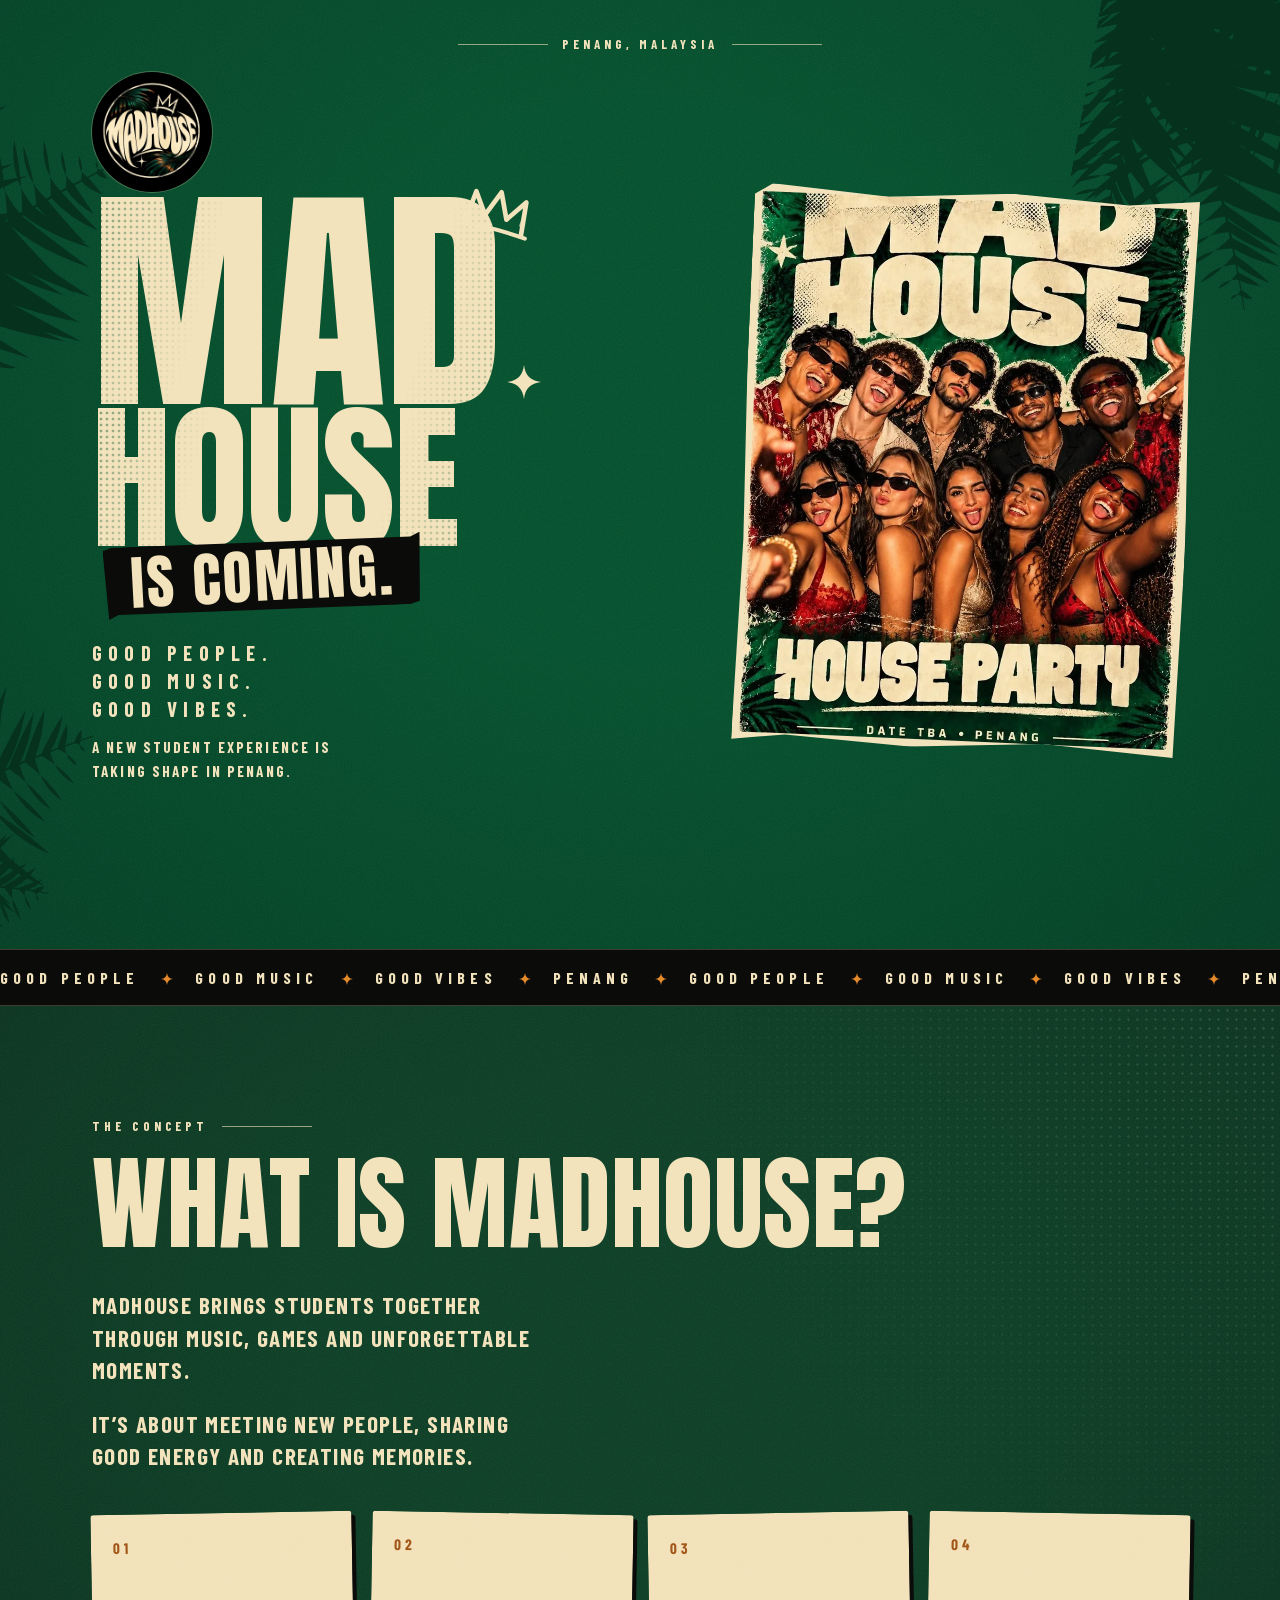
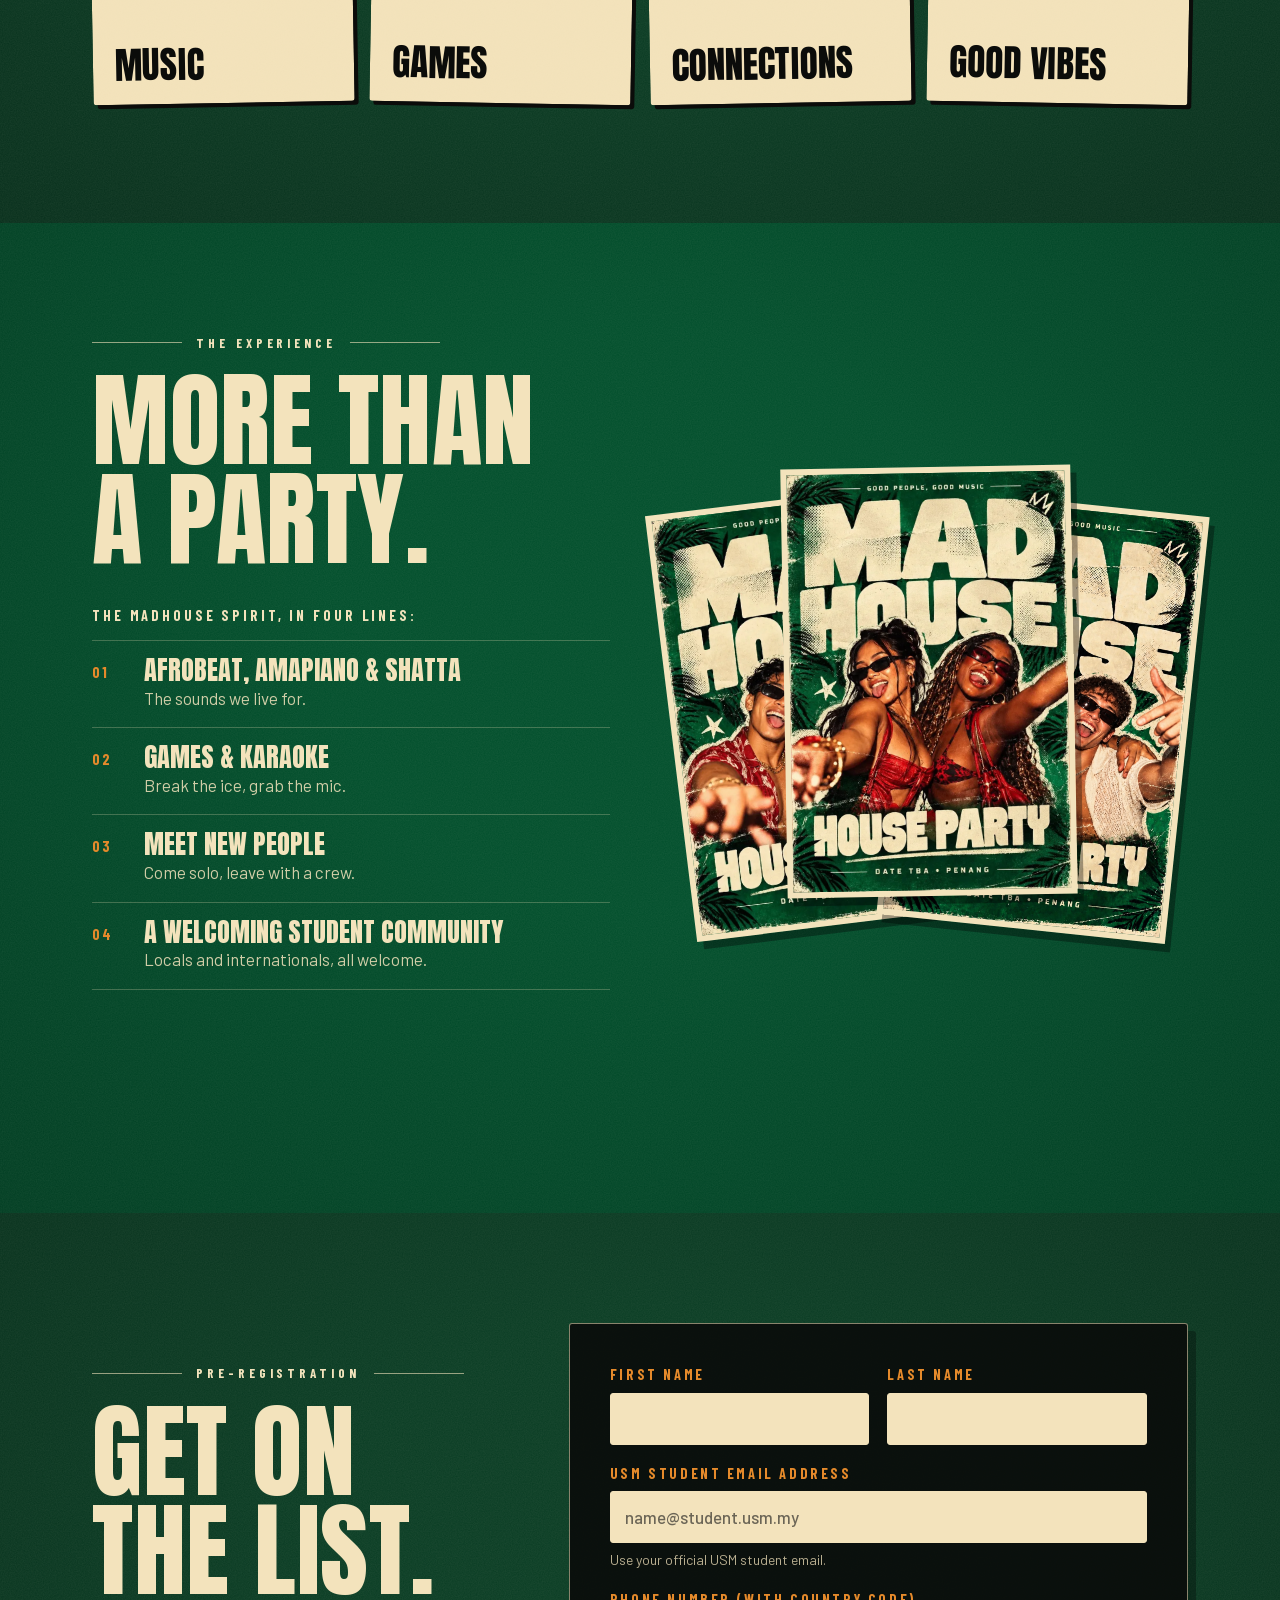
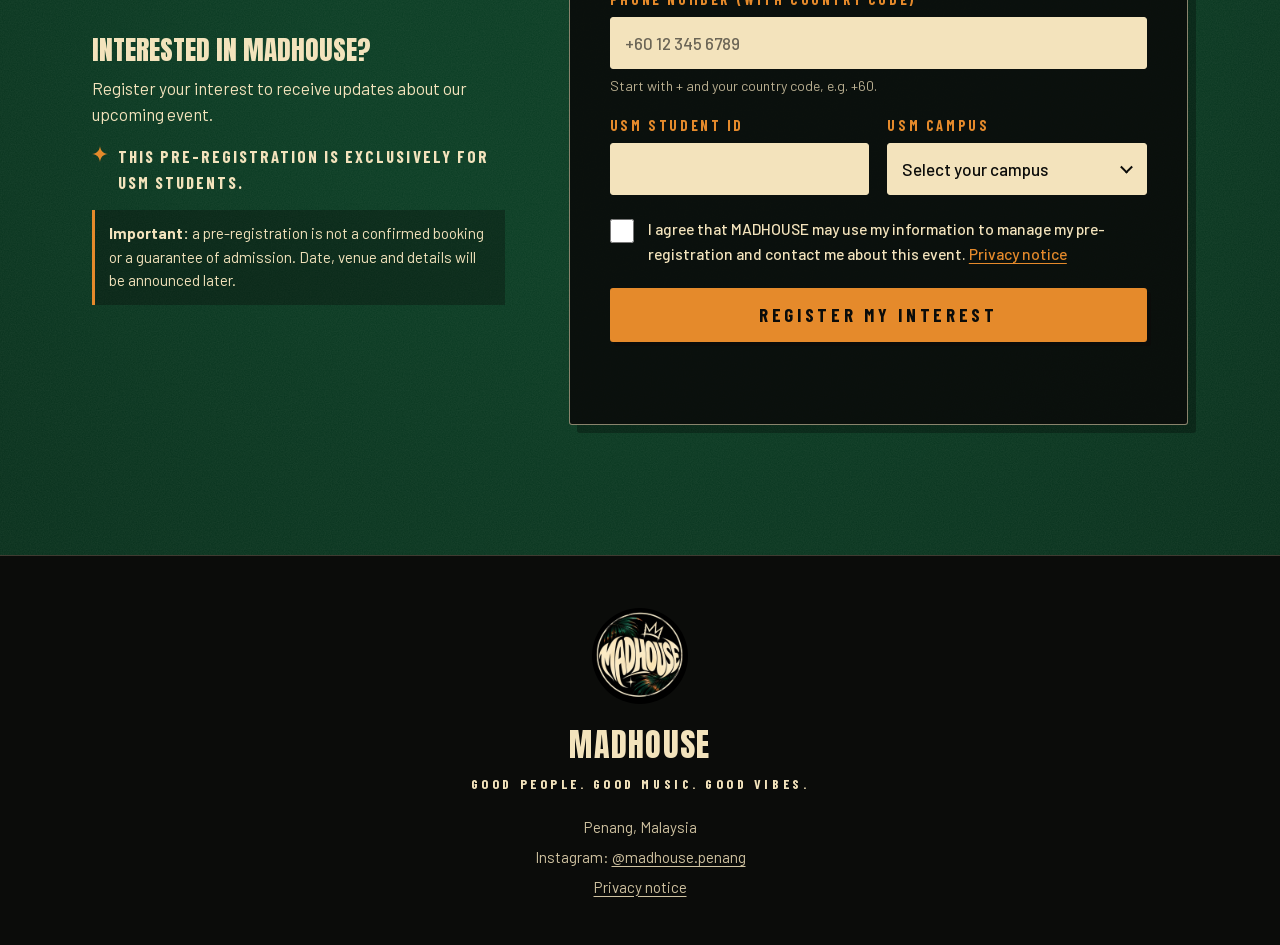
<file: index.html>
<!doctype html>
<html lang="en">
<head>
  <meta charset="utf-8">
  <meta name="viewport" content="width=device-width, initial-scale=1, viewport-fit=cover">
  <title>MADHOUSE — Good People. Good Music. Good Vibes. | Penang</title>
  <meta name="description" content="MADHOUSE is a student house party concept in Penang, Malaysia: Afrobeat, Amapiano, Shatta, games, karaoke and new connections. USM students can pre-register their interest.">
  <meta name="theme-color" content="#014F2C">

  <!-- Social sharing -->
  <meta property="og:type" content="website">
  <meta property="og:site_name" content="MADHOUSE">
  <meta property="og:title" content="MADHOUSE is coming — Penang">
  <meta property="og:description" content="Good people. Good music. Good vibes. A new student experience is taking shape in Penang. USM students: get on the list.">
  <meta property="og:image" content="https://guillomouass.github.io/Madhouse/assets/og-image.jpg">
  <meta property="og:image:width" content="1200">
  <meta property="og:image:height" content="630">
  <meta name="twitter:card" content="summary_large_image">
  <meta name="twitter:image" content="https://guillomouass.github.io/Madhouse/assets/og-image.jpg">
  <link rel="canonical" href="https://guillomouass.github.io/Madhouse/">

  <link rel="icon" type="image/png" sizes="32x32" href="assets/favicon-32.png">
  <link rel="apple-touch-icon" href="assets/icon-180.png">

  <link rel="preload" href="assets/fonts/anton-400.woff2" as="font" type="font/woff2" crossorigin>
  <link rel="preload" href="assets/fonts/barlow-condensed-700.woff2" as="font" type="font/woff2" crossorigin>
  <link rel="stylesheet" href="style.css">
  <script>
    /* Prépare les animations d'apparition avant le premier affichage (évite un clignotement).
       Filet de sécurité : si script.js ne se charge pas, tout redevient visible. */
    if (matchMedia('(prefers-reduced-motion: no-preference)').matches && 'IntersectionObserver' in window) {
      document.documentElement.classList.add('js-motion');
      setTimeout(function () { if (!window.MADHOUSE_READY) document.documentElement.classList.remove('js-motion'); }, 2500);
    }
  </script>
  <script src="script.js" defer></script>
</head>
<body>
  <a class="skip-link" href="#register">Skip to pre-registration</a>

  <!-- Reusable brand marks (drawn to match the flyers) -->
  <svg class="sprite" aria-hidden="true" focusable="false">
    <symbol id="star" viewBox="0 0 24 24">
      <path d="M12 0c.9 7.4 4.6 11.1 12 12-7.4.9-11.1 4.6-12 12-.9-7.4-4.6-11.1-12-12C7.4 11.1 11.1 7.4 12 0z"/>
    </symbol>
    <symbol id="crown" viewBox="0 0 64 44">
      <path d="M6 37 9.5 7.5 22 26 31.5 3 41.5 25.5 55 6.5 57.5 37" fill="none" stroke="currentColor" stroke-width="4.2" stroke-linecap="round" stroke-linejoin="round"/>
      <path d="M3 38.5c14-2.4 37-2.6 58.5-.6" fill="none" stroke="currentColor" stroke-width="3.6" stroke-linecap="round"/>
      <path d="M10 30.5 9 21M54.5 28l1-9" stroke="currentColor" stroke-width="1.6" stroke-linecap="round" opacity=".6"/>
    </symbol>
  </svg>

  <main>
    <!-- ============ A. HERO ============ -->
    <header class="hero section-green" id="top">
      <div class="palms" aria-hidden="true">
        <span class="palm palm--tl"></span>
        <span class="palm palm--tr"></span>
        <span class="palm palm--bl"></span>
      </div>

      <div class="hero__inner">
        <p class="ruled-label reveal">Penang, Malaysia</p>

        <div class="hero__brand reveal">
          <img class="logo" src="assets/logo-web.webp" width="480" height="480" alt="MADHOUSE logo">
        </div>

        <h1 class="hero__title" aria-label="MADHOUSE is coming.">
          <span class="hero__word hero__word--mad reveal" aria-hidden="true">
            <span class="halftone" data-text="MAD">MAD</span>
            <svg class="hero__crown"><use href="#crown"/></svg>
          </span>
          <span class="hero__word hero__word--house reveal" aria-hidden="true">
            <span class="halftone" data-text="HOUSE">HOUSE</span>
          </span>
          <span class="tape reveal" aria-hidden="true">IS COMING.</span>
          <svg class="hero__star reveal" aria-hidden="true"><use href="#star"/></svg>
        </h1>

        <p class="hero__slogan reveal">
          <span>Good people.</span>
          <span>Good music.</span>
          <span>Good vibes.</span>
        </p>

        <p class="hero__lead reveal">A new student experience is taking shape in Penang.</p>

        <a class="btn reveal" href="#register">
          Get on the list
          <span class="btn__arrow" aria-hidden="true">→</span>
        </a>

        <figure class="hero__photo reveal">
          <img src="assets/flyer-4.webp" width="800" height="1200"
               alt="A group of friends in sunglasses laughing and dancing at a MADHOUSE house party">
        </figure>
      </div>
    </header>

    <!-- Band -->
    <div class="band" aria-hidden="true">
      <div class="band__track">
        <span>Good people</span><svg><use href="#star"/></svg>
        <span>Good music</span><svg><use href="#star"/></svg>
        <span>Good vibes</span><svg><use href="#star"/></svg>
        <span>Penang</span><svg><use href="#star"/></svg>
        <span>Good people</span><svg><use href="#star"/></svg>
        <span>Good music</span><svg><use href="#star"/></svg>
        <span>Good vibes</span><svg><use href="#star"/></svg>
        <span>Penang</span><svg><use href="#star"/></svg>
      </div>
    </div>

    <!-- ============ B. WHAT IS MADHOUSE ============ -->
    <section class="about section-deep" aria-labelledby="about-title">
      <div class="container">
        <p class="ruled-label reveal">The concept</p>
        <h2 class="display reveal" id="about-title">What is <span class="nowrap">Madhouse?</span></h2>
        <div class="about__text reveal">
          <p>MADHOUSE brings students together through music, games and unforgettable moments.</p>
          <p>It’s about meeting new people, sharing good energy and creating memories.</p>
        </div>

        <ul class="pillars" role="list">
          <li class="pillar reveal"><span class="pillar__num">01</span><span class="pillar__word">Music</span></li>
          <li class="pillar reveal"><span class="pillar__num">02</span><span class="pillar__word">Games</span></li>
          <li class="pillar reveal"><span class="pillar__num">03</span><span class="pillar__word">Connections</span></li>
          <li class="pillar reveal"><span class="pillar__num">04</span><span class="pillar__word">Good vibes</span></li>
        </ul>
      </div>
    </section>

    <!-- ============ C. THE EXPERIENCE ============ -->
    <section class="experience section-green" aria-labelledby="exp-title">
      <div class="palms" aria-hidden="true">
        <span class="palm palm--br"></span>
      </div>
      <div class="container experience__grid">
        <div class="experience__copy">
          <p class="ruled-label reveal">The experience</p>
          <h2 class="display reveal" id="exp-title">More than <br>a party.</h2>
          <p class="experience__intro reveal">The MADHOUSE spirit, in four lines:</p>

          <ol class="vibes" role="list">
            <li class="reveal"><strong>Afrobeat, Amapiano &amp; Shatta</strong><span>The sounds we live for.</span></li>
            <li class="reveal"><strong>Games &amp; karaoke</strong><span>Break the ice, grab the mic.</span></li>
            <li class="reveal"><strong>Meet new people</strong><span>Come solo, leave with a crew.</span></li>
            <li class="reveal"><strong>A welcoming student community</strong><span>Locals and internationals, all welcome.</span></li>
          </ol>

          <p class="fineprint reveal">
            This is the concept, not a final programme. The exact line-up of activities will depend on the venue and the organisation, and will be shared with everyone on the list.
          </p>
        </div>

        <div class="posters reveal" aria-label="Official MADHOUSE flyers" role="group">
          <img class="poster poster--1" src="assets/flyer-1.webp" width="800" height="1200" loading="lazy" decoding="async"
               alt="MADHOUSE flyer: two friends in red tropical shirts, “House Party”, date TBA, Penang">
          <img class="poster poster--2" src="assets/flyer-2.webp" width="800" height="1200" loading="lazy" decoding="async"
               alt="MADHOUSE flyer: two friends in red outfits and sunglasses, “House Party”, date TBA, Penang">
          <img class="poster poster--3" src="assets/flyer-3.webp" width="800" height="1200" loading="lazy" decoding="async"
               alt="MADHOUSE flyer: two friends laughing in sunglasses, “House Party”, date TBA, Penang">
        </div>
      </div>
    </section>

    <!-- ============ D. PRE-REGISTRATION ============ -->
    <section class="register section-deep" id="register" aria-labelledby="register-title" tabindex="-1">
      <div class="container register__grid">
        <div class="register__intro">
          <p class="ruled-label reveal">Pre-registration</p>
          <h2 class="display reveal" id="register-title">Get on <br>the list.</h2>
          <p class="register__lead reveal">Interested in MADHOUSE?</p>
          <p class="reveal">Register your interest to receive updates about our upcoming event.</p>
          <p class="register__usm reveal"><svg aria-hidden="true"><use href="#star"/></svg>This pre-registration is exclusively for USM students.</p>
          <p class="notice reveal">
            <strong>Important:</strong> a pre-registration is not a confirmed booking or a guarantee of admission. Date, venue and details will be announced later.
          </p>
        </div>

        <div class="form-card reveal">
          <!-- Form: validated in script.js, re-validated server-side in google-apps-script/Code.gs -->
          <form id="register-form" class="form" novalidate>
            <div class="form__row">
              <div class="field">
                <label for="firstName">First name</label>
                <input id="firstName" name="firstName" type="text" autocomplete="given-name" required maxlength="50" aria-describedby="firstName-error">
                <p class="field__error" id="firstName-error"></p>
              </div>
              <div class="field">
                <label for="lastName">Last name</label>
                <input id="lastName" name="lastName" type="text" autocomplete="family-name" required maxlength="50" aria-describedby="lastName-error">
                <p class="field__error" id="lastName-error"></p>
              </div>
            </div>

            <div class="field">
              <label for="email">USM student email address</label>
              <input id="email" name="email" type="email" inputmode="email" autocomplete="email" autocapitalize="off" spellcheck="false" required maxlength="100"
                     placeholder="name@student.usm.my" aria-describedby="email-hint email-error">
              <p class="field__hint" id="email-hint">Use your official USM student email.</p>
              <p class="field__error" id="email-error"></p>
            </div>

            <div class="field">
              <label for="phone">Phone number (with country code)</label>
              <input id="phone" name="phone" type="tel" inputmode="tel" autocomplete="tel" required maxlength="20"
                     placeholder="+60 12 345 6789" aria-describedby="phone-hint phone-error">
              <p class="field__hint" id="phone-hint">Start with + and your country code, e.g. +60.</p>
              <p class="field__error" id="phone-error"></p>
            </div>

            <div class="form__row">
              <div class="field">
                <label for="studentId">USM student ID</label>
                <input id="studentId" name="studentId" type="text" autocomplete="off" autocapitalize="characters" spellcheck="false" required maxlength="20" aria-describedby="studentId-error">
                <p class="field__error" id="studentId-error"></p>
              </div>
              <div class="field">
                <label for="campus">USM campus</label>
                <div class="select">
                  <select id="campus" name="campus" required aria-describedby="campus-error">
                    <option value="" selected disabled>Select your campus</option>
                    <option>Main Campus (Penang)</option>
                    <option>Engineering Campus</option>
                    <option>Health Campus</option>
                    <option>Other USM Campus</option>
                  </select>
                </div>
                <p class="field__error" id="campus-error"></p>
              </div>
            </div>

            <!-- Honeypot: hidden from people, bots tend to fill it. Leave empty. -->
            <div class="hp" aria-hidden="true">
              <label for="website">Website</label>
              <input id="website" name="website" type="text" tabindex="-1" autocomplete="off">
            </div>

            <div class="field field--check">
              <input id="consent" name="consent" type="checkbox" required aria-describedby="consent-error">
              <label for="consent">I agree that MADHOUSE may use my information to manage my pre-registration and contact me about this event. <a href="privacy.html">Privacy notice</a></label>
              <p class="field__error" id="consent-error"></p>
            </div>

            <div class="form__summary" id="form-summary" role="alert" tabindex="-1" hidden></div>

            <button class="btn btn--submit" type="submit" id="submit-btn">
              <span class="btn__label">Register my interest</span>
              <span class="btn__spinner" aria-hidden="true"></span>
            </button>

            <p class="form__status" id="form-status" role="status" aria-live="polite"></p>
          </form>

          <!-- Shown ONLY after the backend confirms the row was saved -->
          <div class="success" id="success" tabindex="-1" hidden>
            <svg class="success__star" aria-hidden="true"><use href="#star"/></svg>
            <h3 class="success__title" id="success-title">You’re on <br>the list!</h3>
            <p class="success__already" id="success-already" hidden>You were already registered, so there is nothing more to do.</p>
            <p>Thanks for registering your interest in MADHOUSE.</p>
            <p>We’ll share more details about the event soon.</p>
            <p>Follow us on Instagram to stay updated.</p>
            <a class="btn" href="https://www.instagram.com/madhouse.penang/" target="_blank" rel="noopener">@madhouse.penang</a>
            <p class="success__slogan">Good people. Good music. Good vibes.</p>
          </div>
        </div>
      </div>
    </section>
  </main>

  <!-- ============ E. FOOTER ============ -->
  <footer class="footer">
    <div class="container footer__inner">
      <img class="logo logo--footer" src="assets/logo-web.webp" width="480" height="480" alt="MADHOUSE logo" loading="lazy" decoding="async">
      <p class="footer__name">MADHOUSE</p>
      <p class="footer__slogan">Good people. Good music. Good vibes.</p>
      <p class="footer__meta">Penang, Malaysia</p>
      <p class="footer__meta">Instagram: <a href="https://www.instagram.com/madhouse.penang/" target="_blank" rel="noopener">@madhouse.penang</a></p>
      <p class="footer__meta"><a href="privacy.html">Privacy notice</a></p>
    </div>
  </footer>
</body>
</html>
</file>
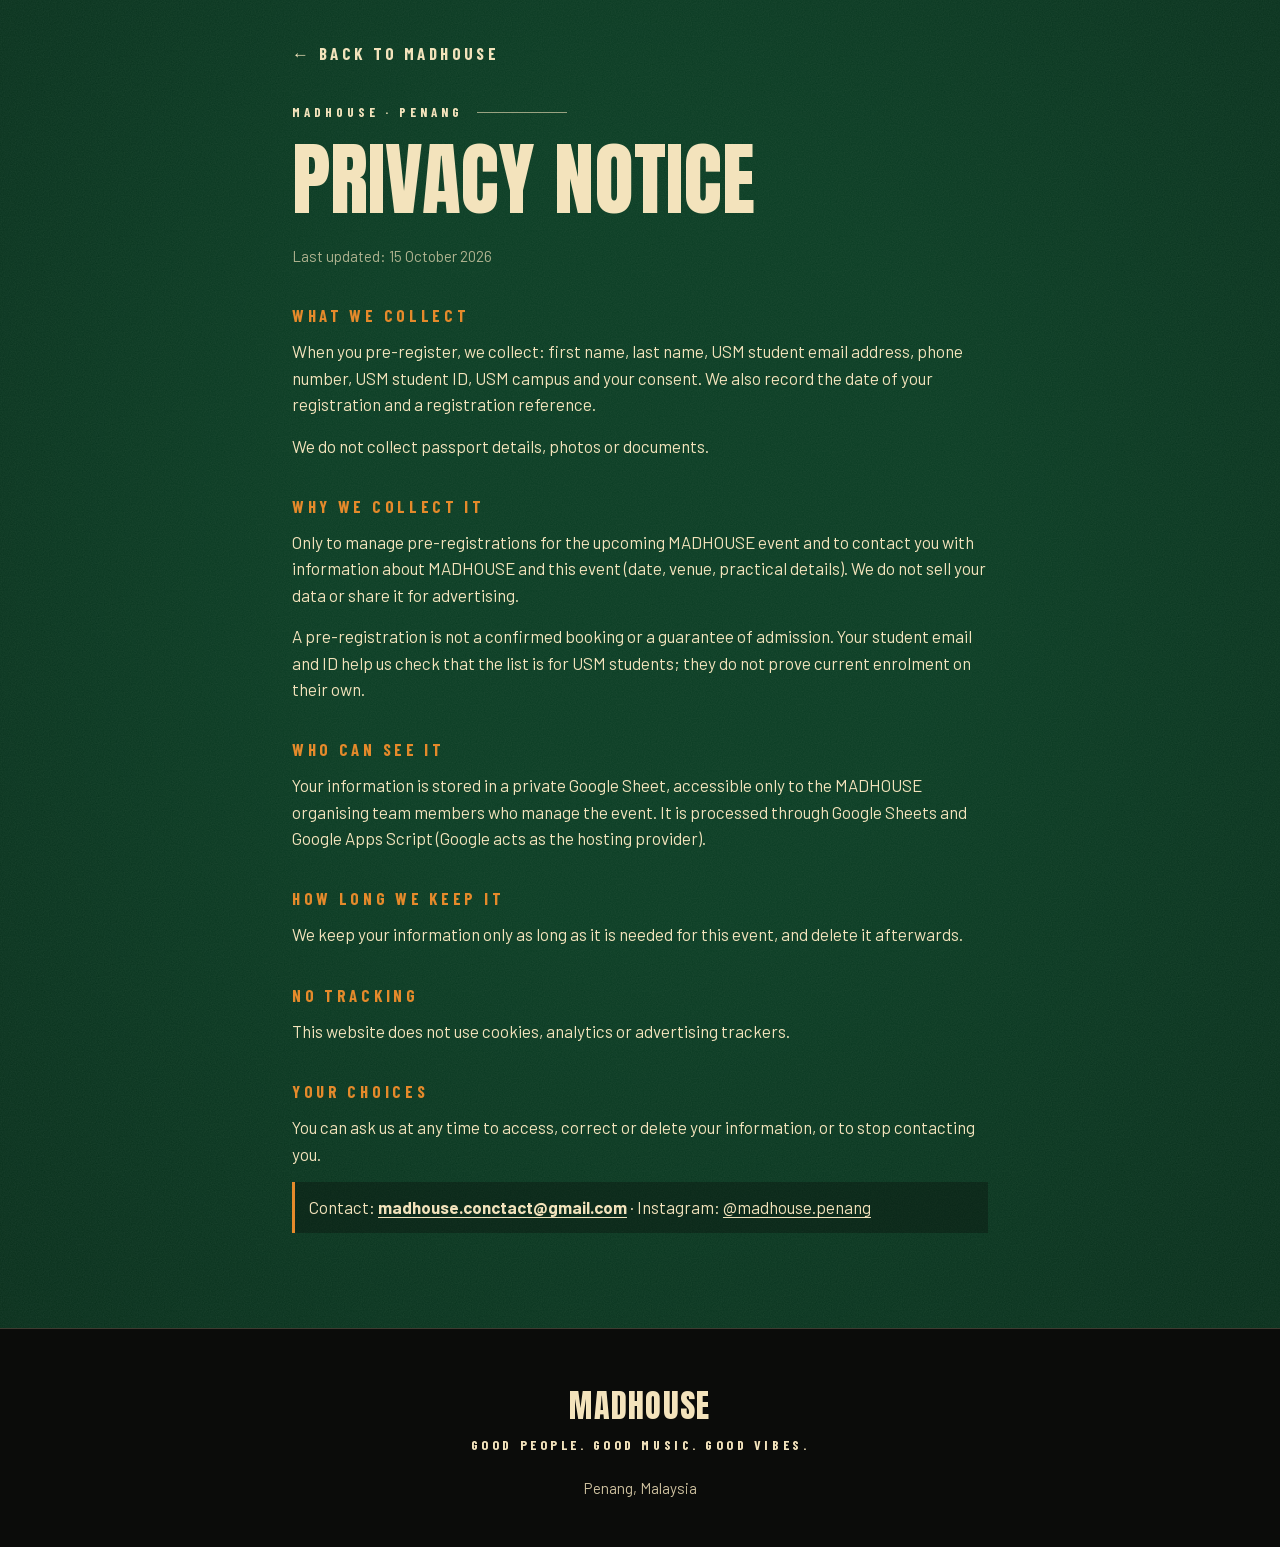
<file: privacy.html>
<!doctype html>
<html lang="en">
<head>
  <meta charset="utf-8">
  <meta name="viewport" content="width=device-width, initial-scale=1, viewport-fit=cover">
  <title>Privacy notice — MADHOUSE</title>
  <meta name="description" content="How MADHOUSE uses the information collected through the pre-registration form.">
  <meta name="theme-color" content="#014F2C">
  <meta name="robots" content="noindex">
  <link rel="icon" type="image/png" sizes="32x32" href="assets/favicon-32.png">
  <link rel="apple-touch-icon" href="assets/icon-180.png">
  <link rel="stylesheet" href="style.css">
</head>
<body>
  <main class="privacy section-deep">
    <div class="container privacy__inner">
      <a class="privacy__back" href="index.html">← Back to MADHOUSE</a>
      <p class="ruled-label">MADHOUSE · Penang</p>
      <h1 class="display">Privacy notice</h1>
      <p class="privacy__updated">Last updated: 15 October 2026</p>

      <h2>What we collect</h2>
      <p>When you pre-register, we collect: first name, last name, USM student email address, phone number, USM student ID, USM campus and your consent. We also record the date of your registration and a registration reference.</p>
      <p>We do not collect passport details, photos or documents.</p>

      <h2>Why we collect it</h2>
      <p>Only to manage pre-registrations for the upcoming MADHOUSE event and to contact you with information about MADHOUSE and this event (date, venue, practical details). We do not sell your data or share it for advertising.</p>
      <p>A pre-registration is not a confirmed booking or a guarantee of admission. Your student email and ID help us check that the list is for USM students; they do not prove current enrolment on their own.</p>

      <h2>Who can see it</h2>
      <p>Your information is stored in a private Google Sheet, accessible only to the MADHOUSE organising team members who manage the event. It is processed through Google Sheets and Google Apps Script (Google acts as the hosting provider).</p>

      <h2>How long we keep it</h2>
      <p>We keep your information only as long as it is needed for this event, and delete it afterwards.</p>

      <h2>No tracking</h2>
      <p>This website does not use cookies, analytics or advertising trackers.</p>

      <h2>Your choices</h2>
      <p>You can ask us at any time to access, correct or delete your information, or to stop contacting you.</p>
      <p class="privacy__contact">Contact: <a href="mailto:madhouse.conctact@gmail.com"><strong>madhouse.conctact@gmail.com</strong></a> · Instagram: <a href="https://www.instagram.com/madhouse.penang/" target="_blank" rel="noopener">@madhouse.penang</a></p>
    </div>
  </main>

  <footer class="footer">
    <div class="container footer__inner">
      <p class="footer__name">MADHOUSE</p>
      <p class="footer__slogan">Good people. Good music. Good vibes.</p>
      <p class="footer__meta">Penang, Malaysia</p>
    </div>
  </footer>
</body>
</html>
</file>
<file: style.css>
/* =========================================================
   MADHOUSE — feuille de style
   Charte : vert / crème / noir + ambre en accent rare.
   Polices : Anton (titres), Barlow Condensed 700 (labels), Barlow (texte).
   Mobile-first : les règles de base visent le téléphone,
   les @media (min-width) enrichissent pour tablette / desktop.
   ========================================================= */

/* ---------- Polices auto-hébergées (SIL Open Font License, voir assets/fonts/) ---------- */
@font-face {
  font-family: "Anton";
  src: url("assets/fonts/anton-400.woff2") format("woff2");
  font-weight: 400;
  font-style: normal;
  font-display: swap;
}
@font-face {
  font-family: "Barlow Condensed";
  src: url("assets/fonts/barlow-condensed-700.woff2") format("woff2");
  font-weight: 700;
  font-style: normal;
  font-display: swap;
}
@font-face {
  font-family: "Barlow";
  src: url("assets/fonts/barlow-400.woff2") format("woff2");
  font-weight: 400;
  font-style: normal;
  font-display: swap;
}
@font-face {
  font-family: "Barlow";
  src: url("assets/fonts/barlow-500.woff2") format("woff2");
  font-weight: 500;
  font-style: normal;
  font-display: swap;
}
@font-face {
  font-family: "Barlow";
  src: url("assets/fonts/barlow-700.woff2") format("woff2");
  font-weight: 700;
  font-style: normal;
  font-display: swap;
}

/* ---------- Variables ---------- */
:root {
  --green: #014F2C;        /* vert flyer : fond principal */
  --green-deep: #0A3D24;   /* sections sombres */
  --green-ink: #06301C;    /* palmes en silhouette */
  --cream: #F3E3BC;        /* textes, titres, cartes */
  --black: #0B0C0A;        /* bandeaux, contrastes */
  --amber: #E58A2B;        /* accents rares */
  --error: #FFB4A0;        /* texte d'erreur lisible sur fond sombre (pas une couleur de marque) */

  --font-display: "Anton", "Arial Narrow", Impact, sans-serif;
  --font-label: "Barlow Condensed", "Arial Narrow", sans-serif;
  --font-body: "Barlow", system-ui, -apple-system, "Segoe UI", sans-serif;

  --gutter: 20px;
  --max: 1160px;
  --radius: 3px;
  --ease: cubic-bezier(.2, .7, .2, 1);

  /* Grain argentique très léger (SVG feTurbulence, aucun fichier externe) */
  --grain: url("data:image/svg+xml,%3Csvg xmlns='http://www.w3.org/2000/svg' width='180' height='180'%3E%3Cfilter id='n'%3E%3CfeTurbulence type='fractalNoise' baseFrequency='.85' numOctaves='2' stitchTiles='stitch'/%3E%3CfeColorMatrix values='0 0 0 0 0.95 0 0 0 0 0.89 0 0 0 0 0.74 0 0 0 .14 0'/%3E%3C/filter%3E%3Crect width='100%25' height='100%25' filter='url(%23n)'/%3E%3C/svg%3E");
  /* Trame de points (halftone) */
  --dots: radial-gradient(circle, rgba(243, 227, 188, .14) 1px, transparent 1.5px);
}

/* ---------- Base ---------- */
*, *::before, *::after { box-sizing: border-box; }

html {
  -webkit-text-size-adjust: 100%;
  scroll-behavior: smooth;
  scroll-padding-top: 12px;
}

body {
  margin: 0;
  background: var(--green);
  color: var(--cream);
  font-family: var(--font-body);
  font-size: 1.0625rem;
  line-height: 1.55;
  overflow-x: hidden; /* sécurité : les éléments décoratifs ne créent jamais de scroll horizontal */
  -webkit-font-smoothing: antialiased;
}

img, svg { display: block; max-width: 100%; }
[hidden] { display: none !important; } /* l'attribut hidden l'emporte toujours sur display: grid/flex */
p { margin: 0 0 .9em; }

a { color: inherit; text-underline-offset: .2em; }
a:hover { color: var(--amber); }

:focus-visible {
  outline: 3px solid var(--amber);
  outline-offset: 3px;
}

.sprite { position: absolute; width: 0; height: 0; overflow: hidden; }
.nowrap { white-space: nowrap; }

.skip-link {
  position: absolute;
  left: 12px;
  top: -60px;
  z-index: 100;
  padding: 10px 16px;
  background: var(--amber);
  color: var(--black);
  font-family: var(--font-label);
  font-weight: 700;
  text-transform: uppercase;
  letter-spacing: .15em;
  text-decoration: none;
}
.skip-link:focus { top: 12px; }

.container {
  width: 100%;
  max-width: var(--max);
  margin: 0 auto;
  padding: 0 var(--gutter);
}

/* ---------- Fonds de section : vert + grain + trame ---------- */
.section-green,
.section-deep {
  position: relative;
  isolation: isolate;
  overflow: hidden;
}
.section-green { background-color: var(--green); }
.section-deep  { background-color: var(--green-deep); }

.section-green::before,
.section-deep::before {
  content: "";
  position: absolute;
  inset: 0;
  z-index: -1;
  pointer-events: none;
  background-image: var(--grain), radial-gradient(ellipse at 50% 40%, transparent 35%, rgba(0, 0, 0, .45) 100%);
  background-size: 180px 180px, 100% 100%;
  opacity: .5;
}

/* ---------- Typographie de marque ---------- */
.display {
  font-family: var(--font-display);
  font-weight: 400;
  text-transform: uppercase;
  line-height: .95;
  letter-spacing: .005em;
  font-size: clamp(3rem, 15vw, 6.5rem);
  margin: 0 0 .35em;
  color: var(--cream);
}

/* Petit texte encadré de traits fins, comme en haut / bas des flyers */
.ruled-label {
  display: flex;
  align-items: center;
  gap: 14px;
  margin: 0 0 18px;
  font-family: var(--font-label);
  font-weight: 700;
  font-size: .82rem;
  letter-spacing: .3em;
  text-transform: uppercase;
  color: var(--cream);
}
.ruled-label::before,
.ruled-label::after {
  content: "";
  flex: 1 1 24px;
  max-width: 90px;
  height: 1px;
  background: currentColor;
  opacity: .6;
}

/* ---------- Bouton ---------- */
.btn {
  display: inline-flex;
  align-items: center;
  justify-content: center;
  gap: .6em;
  min-height: 54px;
  padding: 14px 26px;
  border: 2px solid var(--amber);
  border-radius: var(--radius);
  background: var(--amber);
  color: var(--black);
  font-family: var(--font-label);
  font-weight: 700;
  font-size: 1.12rem;
  letter-spacing: .2em;
  text-transform: uppercase;
  text-decoration: none;
  cursor: pointer;
  box-shadow: 4px 4px 0 var(--black);
  transition: transform .2s var(--ease), box-shadow .2s var(--ease), background-color .2s;
}
.btn:hover {
  color: var(--black);
  background: #F09A3E;
  transform: translate(-2px, -2px);
  box-shadow: 6px 6px 0 var(--black);
}
.btn:active { transform: translate(2px, 2px); box-shadow: 1px 1px 0 var(--black); }
.btn:focus-visible { outline: 3px solid var(--cream); outline-offset: 4px; }
.btn__arrow { transition: transform .2s var(--ease); }
.btn:hover .btn__arrow { transform: translateX(4px); }

/* ---------- Palmes en silhouette ---------- */
.palms { position: absolute; inset: 0; z-index: -1; pointer-events: none; }
.palm {
  position: absolute;
  width: min(62vw, 440px);
  aspect-ratio: 1;
  background: url("assets/palm.svg") no-repeat center / contain;
  opacity: .9;
}
.palm--tl { top: -8%; left: -18%; transform: rotate(80deg) scaleX(-1); transform-origin: 30% 70%; }
.palm--tr { top: -6%; right: -20%; transform: rotate(-80deg) scaleX(-1) scaleY(-1); }
.palm--bl { bottom: 2%; left: -22%; transform-origin: 0% 100%; }
.palm--br { bottom: -10%; right: -24%; transform: scaleX(-1); transform-origin: 100% 100%; }

/* Balancement très lent, uniquement si l'utilisateur accepte les animations */
@media (prefers-reduced-motion: no-preference) {
  .palm--bl { animation: sway 9s ease-in-out infinite alternate; }
  .palm--br { animation: sway-flip 11s ease-in-out infinite alternate; }
}
@keyframes sway      { from { rotate: 0deg; } to { rotate: 2.5deg; } }
@keyframes sway-flip { from { rotate: 0deg; } to { rotate: -2deg; } }

/* =========================================================
   A. HERO
   ========================================================= */
.hero { padding: max(22px, env(safe-area-inset-top)) 0 56px; }
.hero__inner {
  max-width: var(--max);
  margin: 0 auto;
  padding: 0 var(--gutter);
  display: grid;
  justify-items: center;
  text-align: center;
}
.hero .ruled-label { width: 100%; justify-content: center; }

.logo {
  width: 100%;
  height: auto;
  aspect-ratio: 1;
  border-radius: 50%; /* masque uniquement les coins noirs ; le logo n'est pas modifié */
  background: #000;
}
.hero__brand {
  width: 108px;
  padding: 6px;
  border-radius: 50%;
  background: #000;
  box-shadow: 0 0 0 1px rgba(243, 227, 188, .25);
  margin-bottom: 8px;
}

/* Titre MAD / HOUSE empilé, comme sur les flyers */
.hero__title {
  position: relative;
  margin: 0;
  display: grid;
  justify-items: center;
  font-family: var(--font-display);
  font-weight: 400;
  line-height: .86;
  text-transform: uppercase;
  color: var(--cream);
}
.hero__word { position: relative; display: block; }
.hero__word--mad   { font-size: min(48vw, 15rem); letter-spacing: -.005em; }
.hero__word--house { font-size: min(31.8vw, 10rem); letter-spacing: -.005em; margin-top: .02em; }

/* Ombre de trame (halftone) sur les lettres — superposée, ne change pas la lisibilité */
.halftone { position: relative; display: block; }
.halftone::after {
  content: attr(data-text);
  position: absolute;
  inset: 0;
  color: transparent;
  background-image: radial-gradient(circle, rgba(1, 79, 44, .95) 28%, transparent 40%);
  background-size: 6px 6px;
  -webkit-background-clip: text;
  background-clip: text;
  -webkit-mask-image: linear-gradient(105deg, #000 0%, transparent 30%, transparent 78%, rgba(0,0,0,.7) 100%);
  mask-image: linear-gradient(105deg, #000 0%, transparent 30%, transparent 78%, rgba(0,0,0,.7) 100%);
  opacity: .5;
  pointer-events: none;
}

.hero__crown {
  position: absolute;
  width: .3em;
  height: .21em;
  right: -.13em;
  top: -.05em;
  color: var(--cream);
  transform: rotate(14deg);
}
.hero__star {
  position: absolute;
  width: 26px;
  height: 26px;
  left: 0;
  bottom: 4%;
  fill: var(--cream);
}

/* Bandeau "IS COMING." façon ruban adhésif noir */
.tape {
  display: inline-block;
  margin-top: -.12em;
  padding: .12em .45em .1em;
  background: var(--black);
  color: var(--cream);
  font-size: min(13vw, 4.4rem);
  line-height: 1;
  letter-spacing: .04em;
  transform: rotate(-3deg);
  box-shadow: 3px 3px 0 rgba(0, 0, 0, .25);
  clip-path: polygon(0 4%, 3% 0, 97% 6%, 100% 0, 99% 96%, 96% 100%, 4% 94%, 1% 100%);
}

.hero__slogan {
  display: grid;
  gap: 2px;
  margin: 28px 0 14px;
  font-family: var(--font-label);
  font-weight: 700;
  font-size: 1.3rem;
  line-height: 1.25;
  letter-spacing: .3em;
  text-transform: uppercase;
}

.hero__lead {
  max-width: 30ch;
  margin: 0 auto 26px;
  font-family: var(--font-label);
  font-weight: 700;
  font-size: .95rem;
  letter-spacing: .14em;
  text-transform: uppercase;
  opacity: .85;
}

/* Photo officielle en découpe "sticker" crème */
.hero__photo {
  margin: 44px 0 0;
  width: min(100%, 520px);
  aspect-ratio: 3 / 2;
  padding: 8px;
  background: var(--cream);
  transform: rotate(-2deg);
  box-shadow: 6px 8px 0 rgba(0, 0, 0, .3);
  clip-path: polygon(0 2%, 4% 0, 30% 1.5%, 58% 0, 84% 1.2%, 100% 0, 99% 30%, 100% 62%, 99.2% 100%, 70% 98.5%, 40% 100%, 12% 98.8%, 0 100%, .8% 64%, 0 32%);
}
.hero__photo img {
  width: 100%;
  height: 100%;
  object-fit: cover;
  object-position: 50% 64%; /* cadre sur le groupe du flyer 4 */
}

/* =========================================================
   Bandeau noir défilant
   ========================================================= */
.band {
  background: var(--black);
  border-block: 1px solid rgba(243, 227, 188, .22);
  overflow: hidden;
  white-space: nowrap;
  padding: 14px 0;
}
.band__track {
  display: inline-flex;
  align-items: center;
  gap: 22px;
  font-family: var(--font-label);
  font-weight: 700;
  font-size: 1rem;
  letter-spacing: .32em;
  text-transform: uppercase;
  color: var(--cream);
}
.band__track svg { width: 12px; height: 12px; fill: var(--amber); flex: none; }
@media (prefers-reduced-motion: no-preference) {
  .band__track { animation: marquee 32s linear infinite; }
}
@keyframes marquee { to { transform: translateX(-50%); } }

/* =========================================================
   B. WHAT IS MADHOUSE
   ========================================================= */
.about { padding: 72px 0 80px; }
.about::after { /* trame de points discrète */
  content: "";
  position: absolute;
  inset: 0 0 auto auto;
  width: 60%;
  height: 70%;
  z-index: -1;
  background-image: var(--dots);
  background-size: 9px 9px;
  -webkit-mask-image: radial-gradient(circle at 100% 0, #000, transparent 70%);
  mask-image: radial-gradient(circle at 100% 0, #000, transparent 70%);
}
.about .ruled-label::before { display: none; }
.about__text {
  max-width: 40ch;
  font-family: var(--font-label);
  font-weight: 700;
  font-size: 1.2rem;
  line-height: 1.4;
  letter-spacing: .06em;
  text-transform: uppercase;
}

.pillars {
  list-style: none;
  margin: 40px 0 0;
  padding: 0;
  display: grid;
  grid-template-columns: 1fr 1fr;
  gap: 12px;
}
.pillar {
  position: relative;
  display: grid;
  align-content: space-between;
  gap: 26px;
  min-height: 138px;
  padding: 16px 16px 18px;
  background: var(--cream);
  color: var(--black);
  border-radius: var(--radius);
  background-image: var(--grain);
  background-size: 180px;
  background-blend-mode: multiply;
  box-shadow: 4px 4px 0 var(--black);
}
.pillar:nth-child(odd)  { transform: rotate(-1deg); }
.pillar:nth-child(even) { transform: rotate(1deg); }
.pillar__num {
  font-family: var(--font-label);
  font-weight: 700;
  font-size: .95rem;
  letter-spacing: .2em;
  color: #A3561A; /* ambre assombri pour rester lisible sur crème (contraste AA) */
}
.pillar__word {
  font-family: var(--font-display);
  font-size: clamp(1.3rem, 5.9vw, 2.3rem);
  line-height: .95;
  text-transform: uppercase;
}

/* =========================================================
   C. THE EXPERIENCE
   ========================================================= */
.experience { padding: 76px 0 90px; }
.experience__intro {
  font-family: var(--font-label);
  font-weight: 700;
  letter-spacing: .2em;
  text-transform: uppercase;
  font-size: .9rem;
  opacity: .8;
}
.vibes {
  list-style: none;
  margin: 0 0 26px;
  padding: 0;
  counter-reset: vibe;
}
.vibes li {
  counter-increment: vibe;
  display: grid;
  grid-template-columns: 44px 1fr;
  column-gap: 8px;
  padding: 16px 0;
  border-top: 1px solid rgba(243, 227, 188, .25);
}
.vibes li:last-child { border-bottom: 1px solid rgba(243, 227, 188, .25); }
.vibes li::before {
  content: counter(vibe, decimal-leading-zero);
  grid-row: span 2;
  padding-top: 4px;
  font-family: var(--font-label);
  font-weight: 700;
  font-size: .95rem;
  letter-spacing: .1em;
  color: var(--amber);
}
.vibes strong {
  font-family: var(--font-display);
  font-weight: 400;
  font-size: 1.65rem;
  line-height: 1.05;
  text-transform: uppercase;
}
.vibes span { opacity: .85; }

.fineprint {
  font-size: .9rem;
  line-height: 1.5;
  opacity: .75;
  max-width: 52ch;
}

/* Murs d'affiches : les flyers officiels posés en éventail */
.posters {
  position: relative;
  width: 100%;
  aspect-ratio: 1 / .95; /* hauteur = affiche (56 % de large × 1,5) + décalage */
  margin-top: 40px;
}
.poster {
  position: absolute;
  top: 0;
  width: 56%;
  height: auto;
  border: 6px solid var(--cream);
  box-shadow: 6px 8px 0 rgba(0, 0, 0, .35);
  transition: transform .4s var(--ease);
}
.poster--1 { left: 0;    top: 30px; transform: rotate(-7deg); }
.poster--3 { right: 0;   top: 34px; transform: rotate(6deg); }
.poster--2 { left: 50%;  top: 0;    transform: translateX(-50%) rotate(-1deg); z-index: 1; }
@media (hover: hover) {
  .poster--1:hover { transform: rotate(-4deg) translateY(-8px); z-index: 2; }
  .poster--3:hover { transform: rotate(3deg) translateY(-8px); z-index: 2; }
  .poster--2:hover { transform: translateX(-50%) rotate(1deg) translateY(-8px); }
}

/* =========================================================
   D. PRE-REGISTRATION
   ========================================================= */
.register { padding: 76px 0 90px; }
.register:focus { outline: none; }
.register__lead {
  font-family: var(--font-display);
  font-size: 1.7rem;
  line-height: 1.05;
  text-transform: uppercase;
  margin-bottom: .4em;
}
.register__usm {
  display: flex;
  gap: 10px;
  align-items: flex-start;
  font-family: var(--font-label);
  font-weight: 700;
  font-size: 1.05rem;
  letter-spacing: .12em;
  text-transform: uppercase;
}
.register__usm svg { width: 16px; height: 16px; flex: none; margin-top: 3px; fill: var(--amber); }
.notice {
  padding: 12px 14px;
  border-left: 3px solid var(--amber);
  background: rgba(11, 12, 10, .35);
  font-size: .95rem;
}

/* Carte du formulaire : fond noir propre, contraste élevé, aucune texture dessous */
.form-card {
  margin-top: 30px;
  padding: 24px 18px 26px;
  background: rgba(11, 12, 10, .9);
  border: 1px solid rgba(243, 227, 188, .55);
  border-radius: var(--radius);
  box-shadow: 8px 8px 0 rgba(0, 0, 0, .3);
}

.form { display: grid; gap: 18px; }
.form__row { display: grid; gap: 18px; }

.field { display: grid; gap: 6px; min-width: 0; }
.field label {
  font-family: var(--font-label);
  font-weight: 700;
  font-size: .9rem;
  letter-spacing: .18em;
  text-transform: uppercase;
  color: var(--amber);
}
.field input[type="text"],
.field input[type="email"],
.field input[type="tel"],
.field select {
  width: 100%;
  min-height: 52px;
  padding: 12px 14px;
  border: 1.5px solid var(--cream);
  border-radius: var(--radius);
  background: var(--cream);
  color: var(--black);
  font-family: var(--font-body);
  font-size: 1.0625rem; /* ≥ 16px : évite le zoom automatique sur iPhone */
  font-weight: 500;
  transition: border-color .15s, box-shadow .15s, background-color .15s;
}
.field input::placeholder { color: #6B6556; opacity: 1; }
.field input:focus,
.field select:focus {
  outline: none;
  border-color: var(--amber);
  box-shadow: 0 0 0 3px var(--amber);
}
/* Retour visuel discret pendant la saisie d'un champ déjà validé */
.field.is-valid input,
.field.is-valid select { border-color: var(--green); box-shadow: inset 4px 0 0 var(--green); }
.field.is-invalid input,
.field.is-invalid select { border-color: var(--error); box-shadow: 0 0 0 2px var(--error); }

.select { position: relative; }
.select select { appearance: none; -webkit-appearance: none; padding-right: 40px; cursor: pointer; }
.select::after {
  content: "";
  position: absolute;
  right: 16px;
  top: 50%;
  width: 9px;
  height: 9px;
  border-right: 2px solid var(--black);
  border-bottom: 2px solid var(--black);
  transform: translateY(-70%) rotate(45deg);
  pointer-events: none;
}

.field__hint { margin: 0; font-size: .88rem; color: rgba(243, 227, 188, .75); }
.field__error {
  margin: 0;
  font-size: .92rem;
  font-weight: 700;
  color: var(--error);
}
.field__error:empty { display: none; }
.field__error::before { content: "✕ "; }

.field--check {
  grid-template-columns: 26px 1fr;
  column-gap: 12px;
  align-items: start;
  padding-top: 4px;
}
.field--check input {
  width: 24px;
  height: 24px;
  margin: 2px 0 0;
  accent-color: var(--amber);
  cursor: pointer;
}
.field--check label {
  font-family: var(--font-body);
  font-weight: 500;
  font-size: .98rem;
  letter-spacing: 0;
  text-transform: none;
  color: var(--cream);
  cursor: pointer;
}
.field--check label a { color: var(--amber); }
.field--check .field__error { grid-column: 2; }
.field--check.is-invalid input { outline: 2px solid var(--error); outline-offset: 2px; }

/* Honeypot : invisible pour les humains */
.hp { position: absolute; left: -9999px; width: 1px; height: 1px; overflow: hidden; }

.form__summary {
  padding: 12px 14px;
  border: 1.5px solid var(--error);
  border-radius: var(--radius);
  color: var(--error);
  font-weight: 700;
}
.form__summary:focus { outline: 2px solid var(--amber); outline-offset: 2px; }

.btn--submit { width: 100%; margin-top: 4px; font-size: 1.15rem; }
.btn--submit[disabled] { cursor: progress; opacity: .85; transform: none; box-shadow: 4px 4px 0 var(--black); }
.btn__spinner {
  display: none;
  width: 18px;
  height: 18px;
  border: 2.5px solid rgba(11, 12, 10, .3);
  border-top-color: var(--black);
  border-radius: 50%;
  animation: spin .8s linear infinite;
}
.btn--submit.is-loading .btn__spinner { display: inline-block; }
@keyframes spin { to { transform: rotate(360deg); } }

.form__status { margin: 0; min-height: 1.4em; text-align: center; font-weight: 500; }
.form__status.is-error { color: var(--error); font-weight: 700; }

/* Confirmation (affichée uniquement après réponse positive du serveur) */
.success {
  text-align: center;
  padding: 10px 4px;
}
.success:focus { outline: none; }
.success__star { width: 34px; height: 34px; margin: 0 auto 10px; fill: var(--amber); }
.success__title {
  font-family: var(--font-display);
  font-weight: 400;
  font-size: clamp(2.6rem, 13vw, 4rem);
  line-height: .95;
  text-transform: uppercase;
  margin: 0 0 18px;
}
.success__already { color: var(--amber); font-weight: 700; }
.success .btn { margin: 10px 0 22px; text-transform: none; letter-spacing: .08em; }
.success__slogan {
  text-wrap: balance;
  font-family: var(--font-label);
  font-weight: 700;
  letter-spacing: .26em;
  text-transform: uppercase;
  font-size: .9rem;
  margin: 0;
}
@media (prefers-reduced-motion: no-preference) {
  .success.is-shown { animation: stamp .55s var(--ease) both; }
  .success.is-shown .success__star { animation: pop .7s .15s var(--ease) both; }
}
@keyframes stamp { from { opacity: 0; transform: scale(.94) rotate(-1.5deg); } to { opacity: 1; transform: none; } }
@keyframes pop   { from { opacity: 0; transform: scale(.2) rotate(-90deg); } to { opacity: 1; transform: none; } }

/* =========================================================
   E. FOOTER
   ========================================================= */
.footer {
  background: var(--black);
  border-top: 1px solid rgba(243, 227, 188, .22);
  padding: 52px 0 calc(40px + env(safe-area-inset-bottom));
  text-align: center;
}
.footer__inner { display: grid; justify-items: center; }
.logo--footer { width: 96px; margin-bottom: 16px; }
.footer__name {
  font-family: var(--font-display);
  font-size: 2rem;
  letter-spacing: .04em;
  margin: 0 0 4px;
}
.footer__slogan {
  font-family: var(--font-label);
  font-weight: 700;
  font-size: .85rem;
  letter-spacing: .26em;
  text-transform: uppercase;
  margin-bottom: 22px;
}
.footer__meta { margin: 0 0 6px; font-size: .95rem; opacity: .85; }
.footer__meta a { color: var(--cream); }
.footer__meta a:hover { color: var(--amber); }

/* =========================================================
   Révélation au défilement (activée par script.js uniquement
   si les animations sont acceptées ; sans JS, tout reste visible)
   ========================================================= */
.js-motion .reveal {
  opacity: 0;
  transform: translateY(22px);
  transition: opacity .7s var(--ease), transform .7s var(--ease);
}
.js-motion .reveal.is-visible { opacity: 1; transform: none; }
.js-motion .hero__word.reveal { transform: translateY(40px) scale(.97); }
.js-motion .hero__word.reveal.is-visible { transform: none; }
.js-motion .tape.reveal { transform: rotate(-3deg) scale(1.3); }
.js-motion .tape.reveal.is-visible { transform: rotate(-3deg); }
.js-motion .hero__photo.reveal { transform: rotate(-2deg) translateY(30px); }
.js-motion .hero__photo.reveal.is-visible { transform: rotate(-2deg); }
.js-motion .pillar.reveal:nth-child(odd)  { transform: rotate(-1deg) translateY(22px); }
.js-motion .pillar.reveal:nth-child(even) { transform: rotate(1deg) translateY(22px); }
.js-motion .pillar.reveal.is-visible:nth-child(odd)  { transform: rotate(-1deg); }
.js-motion .pillar.reveal.is-visible:nth-child(even) { transform: rotate(1deg); }

/* =========================================================
   Tablette / desktop
   ========================================================= */
@media (min-width: 640px) {
  :root { --gutter: 32px; }
  .form-card { padding: 32px 30px; }
  .form__row { grid-template-columns: 1fr 1fr; }
  .posters { max-width: 560px; margin-inline: auto; }
  .hero__star { width: 34px; height: 34px; }
}

@media (min-width: 960px) {
  .hero { padding-top: 34px; padding-bottom: 80px; }
  .hero__inner {
    grid-template-columns: 1.15fr .85fr;
    column-gap: 48px;
    align-items: center;
    justify-items: start;
    text-align: left;
  }
  .hero__inner > * { grid-column: 1; }
  .hero .ruled-label { grid-column: 1 / -1; }
  .hero__brand { width: 120px; }
  .hero__title { justify-items: start; }
  .hero__word--mad   { font-size: clamp(8rem, 19vw, 15rem); }
  .hero__word--house { font-size: clamp(5.3rem, 12.6vw, 10rem); }
  .tape { font-size: clamp(2.6rem, 4.6vw, 4rem); margin-left: .2em; }
  .hero__star { left: auto; right: -40px; top: 40%; }
  .hero__slogan { justify-content: flex-start; }
  .hero__lead { margin-left: 0; }
  .hero__photo {
    grid-column: 2;
    grid-row: 2 / span 6;
    align-self: center;
    margin: 0;
    width: 100%;
    aspect-ratio: 4 / 5;
    transform: rotate(2.5deg);
  }
  .hero__photo img { object-position: 50% 76%; }
  .js-motion .hero__photo.reveal { transform: rotate(2.5deg) translateY(30px); }
  .js-motion .hero__photo.reveal.is-visible { transform: rotate(2.5deg); }

  .about { padding: 110px 0 120px; }
  .about__text { font-size: 1.45rem; }
  .pillars { grid-template-columns: repeat(4, 1fr); gap: 18px; }
  .pillar { min-height: 190px; padding: 22px; }
  .pillar__word { font-size: clamp(1.8rem, 2.9vw, 2.7rem); }

  .experience { padding: 110px 0 120px; }
  .experience__grid {
    display: grid;
    grid-template-columns: 1fr 1fr;
    gap: 60px;
    align-items: center;
  }
  .posters { margin-top: 0; }

  .register { padding: 110px 0 130px; }
  .register__grid {
    display: grid;
    grid-template-columns: .8fr 1.2fr;
    gap: 64px;
    align-items: start;
  }
  .register__intro { position: sticky; top: 40px; }
  .form-card { margin-top: 0; padding: 40px; }

  .palm { width: min(36vw, 520px); }
}

/* Sans animation : tout est affiché immédiatement */
@media (prefers-reduced-motion: reduce) {
  html { scroll-behavior: auto; }
  *, *::before, *::after {
    animation-duration: .01ms !important;
    animation-iteration-count: 1 !important;
    transition-duration: .01ms !important;
  }
  .btn__spinner { animation: spin 1.2s linear infinite !important; } /* indicateur de chargement conservé (essentiel) */
}

/* =========================================================
   Page "Privacy notice"
   ========================================================= */
.privacy { padding: 40px 0 80px; min-height: 80vh; }
.privacy__inner { max-width: 760px; }
.privacy__back {
  display: inline-block;
  margin-bottom: 36px;
  font-family: var(--font-label);
  font-weight: 700;
  letter-spacing: .2em;
  text-transform: uppercase;
  text-decoration: none;
}
.privacy .ruled-label::before { display: none; }
.privacy .display { font-size: clamp(2.8rem, 13vw, 5rem); }
.privacy__updated { opacity: .7; font-size: .95rem; }
.privacy h2 {
  margin: 34px 0 10px;
  font-family: var(--font-label);
  font-weight: 700;
  font-size: 1.05rem;
  letter-spacing: .22em;
  text-transform: uppercase;
  color: var(--amber);
}
.privacy__contact { padding: 12px 14px; border-left: 3px solid var(--amber); background: rgba(11, 12, 10, .35); }
</file>
